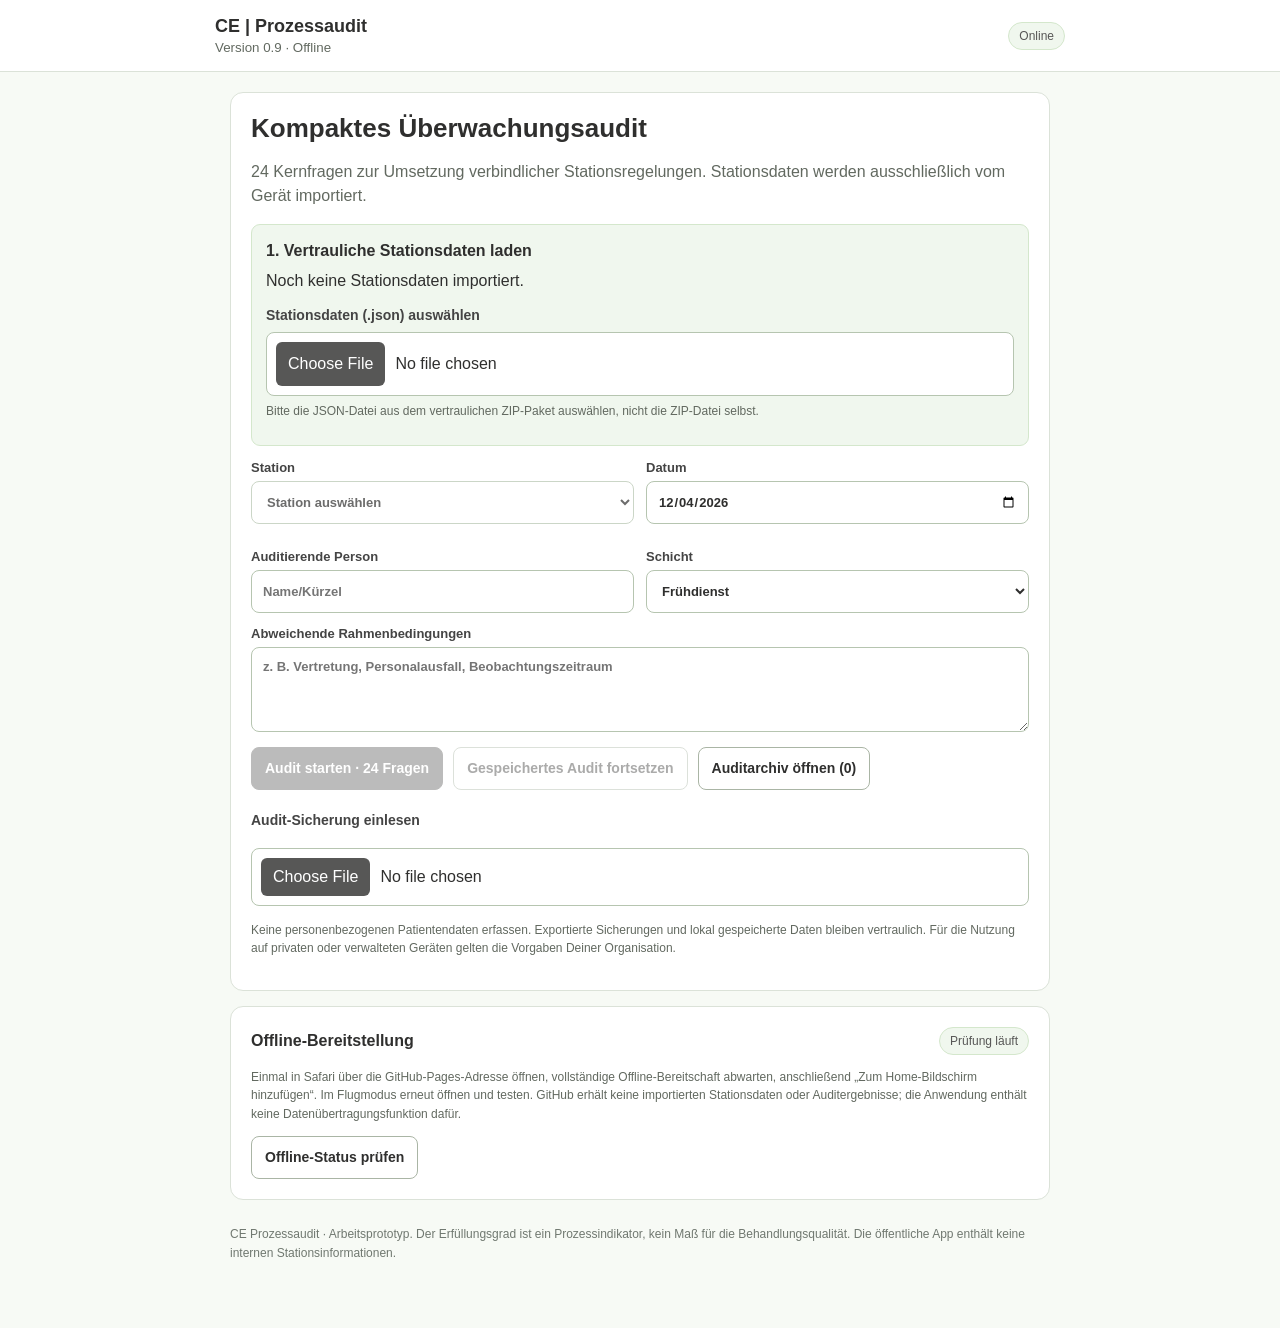
<file: index.html>
<!doctype html><html lang="de"><head><meta charset="utf-8"><meta name="viewport" content="width=device-width,initial-scale=1,viewport-fit=cover"><meta name="theme-color" content="#575756"><meta name="apple-mobile-web-app-capable" content="yes"><meta name="apple-mobile-web-app-title" content="CE Audit"><meta http-equiv="Content-Security-Policy" content="default-src 'self'; script-src 'self' 'unsafe-inline'; style-src 'self' 'unsafe-inline'; img-src 'self' data:; connect-src 'self'; object-src 'none'; base-uri 'self'; form-action 'none'"><link rel="manifest" href="./manifest.webmanifest"><link rel="apple-touch-icon" href="./icon-192.png"><style>:root{font-family:Arial,Helvetica,sans-serif;color:#2f2f2e;background:#f7faf5;--g:#6fb055;--d:#575756;--line:#dbe2d8}*{box-sizing:border-box}body{margin:0}header{display:flex;justify-content:space-between;gap:12px;align-items:center;background:#fff;border-bottom:1px solid var(--line);padding:16px max(16px,calc((100vw - 850px)/2))}header strong{display:block;font-size:18px}header small,.muted,.fine{color:#626960}header small{display:block;margin-top:3px}main{max-width:850px;margin:auto;padding:20px 15px 65px}.card{background:white;border:1px solid var(--line);border-radius:13px;padding:20px;margin-bottom:15px}h1{font-size:26px;margin:0 0 9px}h2{font-size:20px}h3{font-size:17px}.muted{line-height:1.5}.fields{display:grid;grid-template-columns:1fr 1fr;gap:12px}label{display:block;font-size:13px;font-weight:700;color:#444;margin-bottom:13px}input,select,textarea{display:block;width:100%;margin-top:6px;padding:11px;border:1px solid #b6c5b0;border-radius:8px;font:inherit;background:white;min-height:43px;color:#2f2f2e}textarea{min-height:85px;resize:vertical}button{font:inherit;font-size:14px;font-weight:700;cursor:pointer;border:1px solid #aab5a5;background:#fff;border-radius:8px;padding:11px 13px;min-height:43px;color:#2f2f2e}button.primary{background:var(--d);color:white;border-color:var(--d)}button.selected{background:#e2efdd;border:2px solid var(--g)}button:disabled{opacity:.4}.buttons{display:flex;flex-wrap:wrap;gap:10px;margin:15px 0}.split{justify-content:space-between}.notice{padding:14px;background:#f0f7ee;border:1px solid #d4e7cc;border-radius:9px;margin:14px 0;line-height:1.5}.notice p{margin:6px 0 10px}.badge{font-size:12px;color:#575756;background:#f0f7ee;border:1px solid #d4e7cc;border-radius:20px;padding:6px 10px;white-space:nowrap}.headrow{display:flex;justify-content:space-between;align-items:center;gap:10px;margin-bottom:13px}.headrow h2{margin:0 0 5px}nav{display:flex;gap:8px;overflow:auto;padding:10px 0 18px}nav button{white-space:nowrap}nav button.active{background:#e2efdd;border-color:var(--g)}.question{border-top:1px solid var(--line);padding:18px 0}.question h3{margin:4px 0 10px;line-height:1.4}.qid{font-size:12px;color:#686e67}.criterion{border-left:3px solid var(--g);background:#f7faf5;padding:10px;font-size:13px;line-height:1.5;margin-bottom:12px}.options{display:grid;grid-template-columns:repeat(4,1fr);gap:7px;margin-bottom:12px}.options button{font-size:12px;padding:8px 4px;min-height:53px}.progress{background:#e6ebe4;border-radius:9px;height:9px;overflow:hidden}.progress i{display:block;background:var(--g);height:100%;width:0}.metrics{display:grid;grid-template-columns:repeat(4,1fr);gap:10px}.metric{background:#f7faf5;border-radius:10px;padding:12px}.metric b{font-size:23px;display:block}.sectionRow{border-bottom:1px solid var(--line);padding:13px 0}.sectionRow>div{display:flex;justify-content:space-between;gap:10px}.mini{height:7px;background:#e9eee7;margin-top:7px;border-radius:9px;overflow:hidden}.mini i{display:block;height:100%;background:var(--g)}.fine{font-size:12px;line-height:1.55}.hidden{display:none!important}footer{color:#707870;font-size:12px;margin-top:25px;line-height:1.6}@media(max-width:600px){.fields{grid-template-columns:1fr}.options{grid-template-columns:1fr 1fr}.metrics{grid-template-columns:1fr 1fr}.card{padding:16px}h1{font-size:23px}header{padding:12px 15px}}
.archiveItem{border:1px solid var(--line);border-radius:10px;padding:15px;margin:10px 0;background:#fff}.archiveItem .row{display:flex;justify-content:space-between;gap:12px;align-items:start}.archiveItem .row>div{min-width:0}.archiveItem strong{display:block;font-size:16px}.archiveItem small{display:block;color:#686e67;margin-top:5px;line-height:1.4}.archiveItem .buttons{margin:10px 0 0}.archiveItem .buttons button{font-size:12px}.statPill{display:inline-block;border:1px solid #d4e7cc;background:#f0f7ee;border-radius:8px;padding:7px 10px;font-size:13px;white-space:nowrap}.trend{color:#575756;font-size:12px;margin-top:7px}.archiveEmpty{padding:22px;background:#f7faf5;border-radius:10px;color:#575756}#archiveList{margin-bottom:16px}button.danger{color:#7a3131;border-color:#d4b6b6}button:focus-visible,input:focus-visible,select:focus-visible,textarea:focus-visible{outline:3px solid #6fb055;outline-offset:2px}

/* Version 0.7: sichtbare native Dateiauswahl fuer iOS / PWA. */
.file-label{font-size:14px;font-weight:700;margin:12px 0 4px}.native-file{display:block!important;min-height:52px;max-width:100%;padding:9px;color:#2f2f2e;background:#fff}.native-file::file-selector-button{font:inherit;font-size:14px;background:#575756;color:#fff;border:0;border-radius:6px;padding:10px 12px;margin-right:10px;cursor:pointer}.native-file::-webkit-file-upload-button{font:inherit;background:#575756;color:#fff;border:0;border-radius:6px;padding:10px 12px;margin-right:10px}
</style><title>CE | Prozessaudit</title></head><body>
<header><span><strong>CE | Prozessaudit</strong><small>Version 0.9 · Offline</small></span><span id="online" class="badge">Status wird geprüft</span></header>
<main><section class="card" id="home"><h1>Kompaktes Überwachungsaudit</h1><p class="muted">24 Kernfragen zur Umsetzung verbindlicher Stationsregelungen. Stationsdaten werden ausschließlich vom Gerät importiert.</p>
<div class="notice"><b>1. Vertrauliche Stationsdaten laden</b><p id="datasetStatus">Noch keine Stationsdaten importiert.</p><label class="file-label" for="stationsFile">Stationsdaten (.json) auswählen</label><input class="native-file" type="file" id="stationsFile" accept=".json,application/json" aria-label="Vertrauliche Stationsdaten als JSON-Datei auswählen"><p class="fine" id="stationsImportHint">Bitte die JSON-Datei aus dem vertraulichen ZIP-Paket auswählen, nicht die ZIP-Datei selbst.</p></div>
<div class="fields"><label>Station<select id="station"><option value="">Bitte zuerst Stationsdaten importieren</option></select></label><label>Datum<input type="date" id="date"></label><label>Auditierende Person<input id="auditor" autocomplete="off" placeholder="Name/Kürzel"></label><label>Schicht<select id="shift"><option>Frühdienst</option><option>Spätdienst</option><option>Nachtdienst</option><option>Sonstige</option></select></label></div>
<div id="stationFacts" class="notice hidden"></div><label>Abweichende Rahmenbedingungen<textarea id="special" placeholder="z. B. Vertretung, Personalausfall, Beobachtungszeitraum"></textarea></label><div class="buttons"><button class="primary" id="start">Audit starten · 24 Fragen</button><button id="resume">Gespeichertes Audit fortsetzen</button><button id="openArchive">Auditarchiv öffnen <span id="archiveCount"></span></button><label class="file-label" for="auditFile">Audit-Sicherung einlesen</label><input class="native-file" type="file" id="auditFile" accept=".json,application/json" aria-label="Audit-Sicherung als JSON-Datei auswählen"></div><p class="fine">Keine personenbezogenen Patientendaten erfassen. Exportierte Sicherungen und lokal gespeicherte Daten bleiben vertraulich. Für die Nutzung auf privaten oder verwalteten Geräten gelten die Vorgaben Deiner Organisation.</p></section>
<section class="card hidden" id="archive"><div class="headrow"><div><h2>Auditarchiv</h2><p class="muted">Audits bleiben getrennt auf diesem Gerät gespeichert. Einträge lassen sich wieder öffnen.</p></div><button id="archiveBack">Zur Startseite</button></div>
<div class="fields"><label>Station filtern<select id="archiveFilter"><option value="">Alle Stationen</option></select></label><label>Sortierung<select id="archiveSort"><option value="newest">Neueste zuerst</option><option value="oldest">Älteste zuerst</option></select></label></div>
<div id="archiveList" class="archiveList"></div>
<div class="buttons"><button class="primary" id="exportAllCsv">Alle Audits: CSV für Excel</button><button id="exportAllJson">Komplettes Archiv sichern (JSON)</button><label class="file-label" for="archiveFile">Archiv-Sicherung importieren</label><input class="native-file" type="file" id="archiveFile" accept=".json,application/json" aria-label="Archiv-Sicherung als JSON-Datei auswählen"></div>
<p class="fine">Lokale Daten sind geräte- und browsergebunden. Ein Browserwechsel, Löschen von Websitedaten oder iOS-Speicherbereinigung kann sie entfernen. Archiv regelmäßig als JSON sichern.</p></section>
<section class="card hidden" id="audit"><div class="headrow"><div><h2 id="auditTitle">Audit</h2><small id="meta"></small></div><button id="back">Zur Startseite</button></div><div class="headrow"><span id="count"></span><span id="saveStatus" class="muted"></span></div><div class="progress"><i id="progress"></i></div><div class="notice" id="auditFacts"></div><nav id="tabs" aria-label="Prüfbereiche"></nav><h2 id="sectionTitle"></h2><div id="questions"></div><div class="buttons split"><button id="prev">← Zurück</button><button class="primary" id="next">Weiter →</button></div></section>
<section class="card hidden" id="results"><h2>Ergebnisübersicht</h2><p class="muted">Nicht beurteilbare und unbeantwortete Fragen gehen nicht in den Erfüllungsgrad ein.</p><div class="metrics" id="metrics"></div><p id="resultStatus" class="fine"></p><div id="sections"></div><h3>Abweichungen</h3><div id="issues"></div><label>Gesamtbeobachtung und Maßnahmen<textarea id="overall"></textarea></label><div class="buttons"><button class="primary" id="exportAudit">Audit sichern (JSON)</button><button id="exportCsv">CSV für Excel</button><button id="backAudit">Fragen bearbeiten</button><button id="finishAudit">Audit abschließen</button><button id="resultsArchive">Auditarchiv</button><button id="newAudit">Neues Audit</button></div><p class="fine">Nach jedem Audit eine JSON-Sicherung exportieren. Die Offline-Speicherung kann unter iOS durch Geräteeinstellungen oder Speicherbereinigung verloren gehen.</p></section>
<section class="card"><div class="headrow"><b>Offline-Bereitstellung</b><span class="badge" id="offline">Prüfung läuft</span></div><p class="fine">Einmal in Safari über die GitHub-Pages-Adresse öffnen, vollständige Offline-Bereitschaft abwarten, anschließend „Zum Home-Bildschirm hinzufügen“. Im Flugmodus erneut öffnen und testen. GitHub erhält keine importierten Stationsdaten oder Auditergebnisse; die Anwendung enthält keine Datenübertragungsfunktion dafür.</p><button id="checkOffline">Offline-Status prüfen</button></section><footer>CE Prozessaudit · Arbeitsprototyp. Der Erfüllungsgrad ist ein Prozessindikator, kein Maß für die Behandlungsqualität. Die öffentliche App enthält keine internen Stationsinformationen.</footer></main><script>"use strict";
document.getElementById("online").textContent="Programm gestartet";
const $=id=>document.getElementById(id);
const EMBEDDED_QUESTIONS={"groups":[{"name":"Tagessteuerung","items":[{"id":"1.1","question":"Sind Stationskonzept und Tagesstrukturplan bekannt und für das Team verfügbar?","criteriaKey":"source"},{"id":"1.2","question":"Sind die ärztlichen und pflegerischen Zuständigkeiten für den Tag geklärt?","criteriaKey":"specific"},{"id":"1.3","question":"Werden die verbindlichen Tagesstruktur-Zeitfenster eingehalten?","criteriaKey":"meeting"},{"id":"1.4","question":"Sind Vertretungen und Prioritäten bei Personalausfällen abgestimmt?","criteriaKey":"specific"}]},{"name":"Berufsübergreifende Abstimmung","items":[{"id":"2.1","question":"Findet das vorgesehene morgendliche Abstimmungsformat statt?","criteriaKey":"meeting"},{"id":"2.2","question":"Sind die erforderlichen Berufsgruppen im Abstimmungsformat beteiligt?","criteriaKey":"meeting"},{"id":"2.3","question":"Werden Patientenlage, Entlassungen und Tagesprioritäten abgestimmt?","criteriaKey":"meeting"},{"id":"2.4","question":"Werden offene Aufgaben vor Dienstende oder nach der Visite übergeben?","criteriaKey":"meeting"}]},{"name":"Visitenorganisation","items":[{"id":"3.1","question":"Beginnt die beobachtete Visite zum vorgesehenen Zeitpunkt?","criteriaKey":"visite"},{"id":"3.2","question":"Nehmen die vorgesehenen Berufsgruppen an der Visite bzw. Übergabe teil?","criteriaKey":"specific"},{"id":"3.3","question":"Sind Befunde, Pflegeinformationen und offene Fragen vor der Visite vorbereitet?","criteriaKey":"specific"},{"id":"3.4","question":"Verläuft die Visite strukturiert und zielgerichtet?","criteriaKey":"specific"},{"id":"3.5","question":"Werden vermeidbare Unterbrechungen der Visite vermieden?","criteriaKey":"specific"},{"id":"3.6","question":"Werden Visitenentscheidungen und Anordnungen dokumentiert?","criteriaKey":"specific"},{"id":"3.7","question":"Werden ärztliche Anordnungen im vereinbarten Zeitfenster ausgearbeitet?","criteriaKey":"specific"},{"id":"3.8","question":"Findet die vereinbarte oberärztliche Supervision statt?","criteriaKey":"specific"}]},{"name":"Aufnahme & Entlassung","items":[{"id":"4.1","question":"Sind geplante Aufnahmen, Entlassungen bzw. Verlegungen bekannt?","criteriaKey":"meeting"},{"id":"4.2","question":"Wird die lokale Entlassungs- bzw. Verlegungsregel eingehalten?","criteriaKey":"discharge"},{"id":"4.3","question":"Sind Zuständigkeiten für Aufnahme und Entlassung geklärt?","criteriaKey":"discharge"}]},{"name":"Übergaben & Organisation","items":[{"id":"5.1","question":"Erfolgen pflegerische und ärztliche Übergaben in der vereinbarten Form?","criteriaKey":"meeting"},{"id":"5.2","question":"Ist die Erreichbarkeit während Visiten und Besprechungen sichergestellt?","criteriaKey":"specific"},{"id":"5.3","question":"Werden unerledigte Aufgaben nachvollziehbar weitergegeben?","criteriaKey":"meeting"}]},{"name":"Verbindlichkeit","items":[{"id":"6.1","question":"Überprüfen Stations- und ärztliche Führung die Einhaltung der Regelungen?","criteriaKey":"source"},{"id":"6.2","question":"Werden wiederkehrende Abweichungen aufgenommen und Maßnahmen vereinbart?","criteriaKey":"source"}]}]};
let db,groups=[],stations={},current=0,archive=[],activeId=null,model=null,saveTimer;
const safe=x=>String(x??'').replace(/[&<>"']/g,c=>({'&':'&amp;','<':'&lt;','>':'&gt;','"':'&quot;',"'":'&#39;'}[c]));
const today=()=>new Date().toLocaleDateString('sv-SE');
const makeId=()=> (typeof crypto!=='undefined'&&crypto.randomUUID)?crypto.randomUUID():'ce-'+Date.now()+'-'+Math.random().toString(36).slice(2);
function emptyAudit(){return{id:makeId(),meta:{},answers:{},overall:'',status:'draft',createdAt:new Date().toISOString(),updatedAt:new Date().toISOString()}}
model=emptyAudit();
function openDB(){return new Promise((resolve,reject)=>{let r=indexedDB.open('ce-audit-local-v04',1);r.onupgradeneeded=()=>{let d=r.result;if(!d.objectStoreNames.contains('local'))d.createObjectStore('local')};r.onsuccess=()=>resolve(r.result);r.onerror=()=>reject(r.error)})}
function readDB(key){return new Promise((resolve,reject)=>{let r=db.transaction('local','readonly').objectStore('local').get(key);r.onsuccess=()=>resolve(r.result);r.onerror=()=>reject(r.error)})}
function writeDB(key,val){return new Promise((resolve,reject)=>{let tx=db.transaction('local','readwrite');tx.objectStore('local').put(val,key);tx.oncomplete=resolve;tx.onerror=()=>reject(tx.error);tx.onabort=()=>reject(tx.error)})}
const allQ=()=>groups.flatMap(g=>g.items);
function view(name){['home','archive','audit','results'].forEach(id=>$(id).classList.toggle('hidden',id!==name));window.scrollTo(0,0)}
function facts(name){let d=stations[name];if(!d)return '';return `<b>Visiten:</b> ${safe(d.visite)}<br><b>Besprechungen:</b> ${safe(d.meeting)}<br><b>Entlassung:</b> ${safe(d.discharge)}<br><b>Weitere Regel:</b> ${safe(d.specific)}<br><small><b>Quelle:</b> ${safe(d.source)}</small>`}
function updateStations(){let names=Object.keys(stations).sort((a,b)=>a.localeCompare(b,'de',{numeric:true}));$('station').innerHTML='<option value="">Station auswählen</option>'+names.map(n=>`<option value="${safe(n)}">${safe(n)}</option>`).join('');$('archiveFilter').innerHTML='<option value="">Alle Stationen</option>'+names.map(n=>`<option value="${safe(n)}">${safe(n)}</option>`).join('');$('datasetStatus').textContent=names.length?`${names.length} Stationsbereiche lokal geladen. Keine Übertragung an GitHub.`:'Noch keine Stationsdaten importiert.';$('station').disabled=!names.length;$('start').disabled=!names.length;updateFacts()}
function updateFacts(){$('stationFacts').innerHTML=facts($('station').value);$('stationFacts').classList.toggle('hidden',!$('station').value)}
function validateStations(o){if(!o||o.format!=='ce-stationsdaten'||o.version!==1||!o.stations||typeof o.stations!=='object'||Array.isArray(o.stations))throw Error('Kein gültiges Stationsdaten-Format');let names=Object.keys(o.stations);if(!names.length||names.length>100)throw Error('Ungültige Stationsliste');for(let n of names){let d=o.stations[n];if(!d||!['source','visite','meeting','discharge','specific'].every(k=>typeof d[k]==='string'))throw Error('Unvollständige Stationsregelung: '+n)}return o.stations}
function metaFromForm(){return{station:$('station').value,date:$('date').value,auditor:$('auditor').value.trim(),shift:$('shift').value,special:$('special').value}}
function writeForm(m){$('station').value=m.station||'';$('date').value=m.date||today();$('auditor').value=m.auditor||'';$('shift').value=m.shift||'Frühdienst';$('special').value=m.special||'';updateFacts()}
function archiveCount(){$('archiveCount').textContent=`(${archive.length})`}
function normalAudit(a){if(!a||!a.meta||typeof a.meta!=='object'||!a.answers||typeof a.answers!=='object'||Array.isArray(a.answers))throw Error('Ungültige Audit-Sicherung');let m=a.meta;return{id:typeof a.id==='string'&&a.id.length<150?a.id:makeId(),meta:{station:String(m.station||''),date:String(m.date||''),auditor:String(m.auditor||''),shift:String(m.shift||''),special:String(m.special||'')},answers:a.answers,overall:String(a.overall||''),status:a.status==='completed'?'completed':'draft',createdAt:a.createdAt||new Date().toISOString(),updatedAt:a.updatedAt||new Date().toISOString()}}
function hasContent(a){return !!(a.meta.station||Object.keys(a.answers||{}).length||a.overall)}
function putCurrentInArchive(){if(!hasContent(model))return;model.updatedAt=new Date().toISOString();let i=archive.findIndex(a=>a.id===model.id);if(i>=0)archive[i]=structuredCloneModel(model);else archive.push(structuredCloneModel(model));archiveCount()}
function structuredCloneModel(a){return JSON.parse(JSON.stringify(a))}
async function persist(){if(!db||!activeId)return;putCurrentInArchive();try{await writeDB('archive',archive);await writeDB('activeId',activeId);if($('saveStatus'))$('saveStatus').textContent='Lokal gespeichert'}catch(e){if($('saveStatus'))$('saveStatus').textContent='Speichern fehlgeschlagen · JSON exportieren';console.error(e)}}
function scheduleSave(){clearTimeout(saveTimer);if($('saveStatus'))$('saveStatus').textContent='Speichert …';saveTimer=setTimeout(persist,250)}
async function flush(){clearTimeout(saveTimer);await persist()}
function criterion(q,station){let d=stations[station]||{},key=q.criteriaKey;if(key==='source')return 'Gültigkeit des Stationskonzepts und Tagesstrukturplans vor Ort prüfen. Quelle: '+(d.source||'');if(q.id==='3.2'||q.id==='3.8')return d.specific||'';return d[key]||'Prüfmaßstab gemäß Stationskonzept vor Ort bestätigen.'}
async function begin(){let m=metaFromForm();if(!m.station)return alert('Bitte Stationsdaten importieren und eine Station wählen.');if(hasContent(model)&&model.meta.station&&model.meta.station!==m.station){if(!confirm('Du wechselst die Station. Das bisherige Audit bleibt im Archiv. Ein neues Audit beginnen?'))return;await flush();model=emptyAudit()}else if(model.status==='completed'){await flush();model=emptyAudit()}model.meta=m;activeId=model.id;await flush();current=0;view('audit');render()}
function render(){let q=allQ(),done=q.filter(x=>model.answers[x.id]?.value).length,g=groups[current];$('auditTitle').textContent='Audit '+model.meta.station;$('meta').textContent=[model.meta.date,model.meta.auditor,model.meta.shift].filter(Boolean).join(' · ');$('count').textContent=done+' von '+q.length+' Fragen bewertet';$('progress').style.width=(q.length?100*done/q.length:0)+'%';$('auditFacts').innerHTML=facts(model.meta.station);$('tabs').innerHTML=groups.map((x,i)=>`<button type="button" data-tab="${i}" class="${i===current?'active':''}">${i+1}. ${safe(x.name)}</button>`).join('');$('sectionTitle').textContent=`${current+1} | ${g.name}`;
$('questions').innerHTML=g.items.map(x=>{let a=model.answers[x.id]||{};return `<article class="question"><div class="qid">Prüffrage ${safe(x.id)}</div><h3>${safe(x.question)}</h3><div class="criterion"><b>Soll-Regelung:</b> ${safe(criterion(x,model.meta.station))}</div><div class="options">${[['E','Erfüllt'],['T','Teilweise'],['N','Nicht erfüllt'],['NB','Nicht beurteilbar']].map(([v,l])=>`<button type="button" data-id="${safe(x.id)}" data-value="${v}" class="${a.value===v?'selected':''}" aria-pressed="${a.value===v}">${l}</button>`).join('')}</div><label>Beobachtung / Ursache<textarea data-note="${safe(x.id)}" placeholder="Beobachtung dokumentieren; keine Patientendaten">${safe(a.note||'')}</textarea></label></article>`}).join('');$('prev').disabled=current===0;$('next').textContent=current===groups.length-1?'Auswertung anzeigen →':'Nächster Bereich →';
$('tabs').querySelectorAll('[data-tab]').forEach(b=>b.onclick=()=>{current=Number(b.dataset.tab);render()});$('questions').querySelectorAll('[data-value]').forEach(b=>b.onclick=()=>{model.answers[b.dataset.id]??={};model.answers[b.dataset.id].value=b.dataset.value;model.status='draft';scheduleSave();render()});$('questions').querySelectorAll('[data-note]').forEach(t=>t.oninput=()=>{model.answers[t.dataset.note]??={};model.answers[t.dataset.note].note=t.value;model.status='draft';scheduleSave()})}
function stats(items,a){let e=0,t=0,n=0,nb=0,open=0;items.forEach(q=>{let v=a.answers?.[q.id]?.value;if(v==='E')e++;else if(v==='T')t++;else if(v==='N')n++;else if(v==='NB')nb++;else open++});let den=e+t+n;return{den,nb,open,score:den?Math.round((2*e+t)/(2*den)*100):null}}
function showResults(){view('results');let s=stats(allQ(),model);$('metrics').innerHTML=[['Erfüllungsgrad',s.score===null?'–':s.score+' %'],['Bewertbar',s.den],['Nicht beurteilbar',s.nb],['Offen',s.open]].map(([k,v])=>`<div class="metric"><b>${v}</b><small>${k}</small></div>`).join('');$('sections').innerHTML=groups.map(g=>{let x=stats(g.items,model);return `<div class="sectionRow"><div><b>${safe(g.name)}</b><span>${x.score===null?'–':x.score+' %'}</span></div><div class="mini"><i style="width:${x.score??0}%"></i></div></div>`}).join('');let issues=allQ().filter(q=>['T','N'].includes(model.answers[q.id]?.value));$('issues').innerHTML=issues.length?issues.map(q=>`<div class="sectionRow"><b>${safe(q.id)} · ${safe(q.question)}</b><p>${safe(model.answers[q.id].note||'Keine Beobachtung dokumentiert')}</p></div>`).join(''):'<p class="muted">Keine Abweichungen dokumentiert.</p>';$('overall').value=model.overall||'';$('resultStatus').textContent=model.status==='completed'?'Status: Abgeschlossen. Änderungen setzen den Status auf „In Bearbeitung“.':'Status: In Bearbeitung. Bei Abschluss bitte „Audit abschließen“ wählen.';$('finishAudit').textContent=model.status==='completed'?'Bereits abgeschlossen':'Audit abschließen';$('finishAudit').disabled=model.status==='completed';scheduleSave()}
function download(name,data,mime){let u=URL.createObjectURL(new Blob([data],{type:mime})),a=document.createElement('a');a.href=u;a.download=name;document.body.appendChild(a);a.click();a.remove();setTimeout(()=>URL.revokeObjectURL(u),30000)}
function filename(a){return 'CE_Audit_'+(a.meta.station||'Station').replace(/[^a-zA-Z0-9_-]/g,'_')+'_'+(a.meta.date||'ohne_Datum')+'_'+a.id.slice(-6).replace(/[^a-zA-Z0-9]/g,'')}
function csv(s){let value=String(s??'');if(/^[\s]*[=+@-]/.test(value))value="'"+value;return '"'+value.replace(/"/g,'""')+'"'}
const columns=['Audit-ID','Status','Station','Datum','Auditierende','Schicht','Prüfbereich','Frage-ID','Prüffrage','Soll-Regelung','Bewertung','Beobachtung','Quelle','Gesamtbeobachtung','Erfüllungsgrad (%)','Bewertbar','Nicht beurteilbar','Offen'];
function exportCsvFor(audits,name){let rows=[columns.map(csv).join(';')];for(let a of audits){let s=stats(allQ(),a);for(let g of groups)for(let q of g.items)rows.push([a.id,a.status==='completed'?'Abgeschlossen':'In Bearbeitung',a.meta.station,a.meta.date,a.meta.auditor,a.meta.shift,g.name,q.id,q.question,criterion(q,a.meta.station),a.answers[q.id]?.value||'',a.answers[q.id]?.note||'',stations[a.meta.station]?.source||'',a.overall,s.score??'',s.den,s.nb,s.open].map(csv).join(';'))}download(name,'\ufeff'+rows.join('\r\n'),'text/csv;charset=utf-8')}
async function readFile(input,max=20e6){const f=input.files&&input.files[0];if(!f)return null;try{if(f.size>max)throw Error('Datei zu groß');if(!/\.json$/i.test(f.name))throw Error('Bitte eine entpackte .json-Datei auswählen (keine ZIP-Datei).');let s=typeof f.text==='function'?await f.text():await new Promise((res,rej)=>{let r=new FileReader();r.onload=()=>res(r.result);r.onerror=()=>rej(Error('Datei konnte nicht gelesen werden'));r.readAsText(f)});return JSON.parse(s)}catch(err){if(err instanceof SyntaxError)throw Error('Die gewählte Datei enthält kein gültiges JSON. Bitte die Stationsdaten-Datei aus dem ZIP entpacken.');throw err}finally{input.value=''}}
function getSortedArchive(){let list=archive.slice(),f=$('archiveFilter').value;if(f)list=list.filter(a=>a.meta.station===f);list.sort((a,b)=>{let aa=(a.meta.date||a.createdAt||'').toString(),bb=(b.meta.date||b.createdAt||'').toString();return $('archiveSort').value==='oldest'?aa.localeCompare(bb):bb.localeCompare(aa)});return list}
function trendFor(a){let same=archive.filter(x=>x.meta.station===a.meta.station&&x.id!==a.id&&x.meta.date&&x.meta.date<a.meta.date).sort((x,y)=>y.meta.date.localeCompare(x.meta.date));let cur=stats(allQ(),a).score,prev=same.length?stats(allQ(),same[0]).score:null;return cur!==null&&prev!==null?`Veränderung gegenüber ${safe(same[0].meta.date)}: ${cur-prev>0?'+':''}${cur-prev} Prozentpunkte`:''}
function renderArchive(){view('archive');let list=getSortedArchive();$('archiveList').innerHTML=list.length?list.map(a=>{let s=stats(allQ(),a);return `<article class="archiveItem"><div class="row"><div><strong>${safe(a.meta.station||'Ohne Station')} · ${safe(a.meta.date||'Ohne Datum')}</strong><small>${safe(a.meta.auditor||'Ohne Namensangabe')} · ${safe(a.status==='completed'?'Abgeschlossen':'In Bearbeitung')} · ${s.den+s.nb}/${allQ().length} bewertet</small></div><span class="statPill">${s.score===null?'–':s.score+' %'}</span></div><div class="trend">${trendFor(a)}</div><div class="buttons"><button data-open="${safe(a.id)}">Öffnen</button><button data-json="${safe(a.id)}">JSON sichern</button><button data-csv="${safe(a.id)}">CSV</button><button data-delete="${safe(a.id)}" class="danger">Löschen</button></div></article>`}).join(''):'<div class="archiveEmpty">Noch keine Audits im Archiv.</div>';
$('archiveList').querySelectorAll('[data-open]').forEach(b=>b.onclick=async()=>{await flush();let a=archive.find(a=>a.id===b.dataset.open);if(!a)return;model=structuredCloneModel(a);activeId=model.id;await writeDB('activeId',activeId);writeForm(model.meta);current=0;view('audit');render()});
$('archiveList').querySelectorAll('[data-json]').forEach(b=>b.onclick=()=>{let a=archive.find(a=>a.id===b.dataset.json);if(a)download(filename(a)+'.json',JSON.stringify({format:'ce-audit',version:5,...a},null,2),'application/json')});
$('archiveList').querySelectorAll('[data-csv]').forEach(b=>b.onclick=()=>{let a=archive.find(a=>a.id===b.dataset.csv);if(a)exportCsvFor([a],filename(a)+'.csv')});
$('archiveList').querySelectorAll('[data-delete]').forEach(b=>b.onclick=async()=>{let a=archive.find(a=>a.id===b.dataset.delete);if(!a||!confirm(`Audit ${a.meta.station} vom ${a.meta.date} wirklich löschen? Bitte zuvor eine Sicherung exportieren.`))return;archive=archive.filter(x=>x.id!==a.id);if(activeId===a.id){model=emptyAudit();activeId=null;await writeDB('activeId',null);writeForm({date:today()})}await writeDB('archive',archive);archiveCount();renderArchive()})}
async function offlineStatus(){let el=$('offline');try{if(!('serviceWorker'in navigator))return el.textContent='Nicht unterstützt';await navigator.serviceWorker.register('./sw.js',{scope:'./',updateViaCache:'none'});await navigator.serviceWorker.ready;let c=await caches.open('ce-audit-public-v09'),paths=['./index.html','./manifest.webmanifest'];let checks=await Promise.all(paths.map(p=>c.match(new URL(p,location.href).toString())));el.textContent=checks.every(Boolean)?'Offline bereit · v0.9 vollständig':'Wird vorbereitet · Online erneut öffnen'}catch(e){el.textContent='Offline nicht bereit'}}
async function init(){try{db=await openDB();groups=EMBEDDED_QUESTIONS.groups;if(allQ().length!==24)throw Error('Unerwartete Fragenzahl');stations=(await readDB('stations'))||{};let raw=await readDB('archive');archive=Array.isArray(raw)?raw.filter(a=>a?.meta&&a?.answers).map(normalAudit):[];
// Migration: v0.4 hatte genau ein aktives Audit unter dem Schluessel "audit".
let previous=await readDB('audit');if(previous?.meta&&previous?.answers&&hasContent(previous)){let migrated=normalAudit(previous);if(!archive.some(a=>a.id===migrated.id)){archive.push(migrated);await writeDB('archive',archive)}if(!(await readDB('activeId')))await writeDB('activeId',migrated.id);await writeDB('audit',null)}
activeId=await readDB('activeId');let existing=archive.find(a=>a.id===activeId);model=existing?structuredCloneModel(existing):emptyAudit();if(!existing)activeId=null;updateStations();archiveCount();writeForm(model.meta);$('resume').disabled=!existing||!stations[model.meta.station];}catch(e){$('datasetStatus').textContent='Initialisierung fehlgeschlagen: '+e.message;$('online').textContent='Speicherfehler';console.error(e)}}
$('online').textContent='App aktiv · '+(navigator.onLine?'Online':'Offline');$('date').value=today();$('station').onchange=updateFacts;$('stationsFile').onchange=async e=>{const hint=$('stationsImportHint');hint.textContent='Datei wird gelesen …';try{let o=await readFile(e.target,2e6);if(!o)return;const imported=validateStations(o);if(!db)throw Error('Lokaler Speicher nicht verfügbar. App erneut öffnen.');await writeDB('stations',imported);stations=imported;updateStations();writeForm(model.meta);$('resume').disabled=!(activeId&&stations[model.meta.station]);$('stationsImportHint').textContent=Object.keys(stations).length+' Stationsbereiche erfolgreich auf diesem Gerät geladen.';e.target.value='';alert(Object.keys(stations).length+' Stationsbereiche erfolgreich lokal importiert.')}catch(err){$('stationsImportHint').textContent='Import fehlgeschlagen: '+err.message;e.target.value='';alert('Stationsimport fehlgeschlagen: '+err.message)}};
$('start').onclick=begin;$('resume').onclick=()=>{if(!stations[model.meta.station])return alert('Bitte passende Stationsdaten importieren.');current=0;view('audit');render()};$('back').onclick=async()=>{await flush();writeForm(model.meta);view('home')};$('prev').onclick=()=>{current=Math.max(0,current-1);render()};$('next').onclick=()=>{if(current<groups.length-1){current++;render();scrollTo(0,0)}else showResults()};$('backAudit').onclick=()=>{view('audit');render()};$('overall').oninput=e=>{model.overall=e.target.value;model.status='draft';scheduleSave()};
$('finishAudit').onclick=async()=>{let s=stats(allQ(),model);if(s.open&&!confirm(`${s.open} Fragen sind noch unbeantwortet. Audit trotzdem abschließen?`))return;model.status='completed';await flush();showResults()};
$('exportAudit').onclick=async()=>{await flush();download(filename(model)+'.json',JSON.stringify({format:'ce-audit',version:5,...model},null,2),'application/json')};$('exportCsv').onclick=async()=>{await flush();exportCsvFor([model],filename(model)+'.csv')};
$('newAudit').onclick=async()=>{await flush();model=emptyAudit();activeId=null;await writeDB('activeId',null);writeForm({date:today()});$('resume').disabled=true;view('home')};
$('openArchive').onclick=async()=>{await flush();renderArchive()};$('resultsArchive').onclick=async()=>{await flush();renderArchive()};$('archiveBack').onclick=()=>{writeForm(model.meta);view('home')};$('archiveFilter').onchange=renderArchive;$('archiveSort').onchange=renderArchive;
$('exportAllCsv').onclick=async()=>{await flush();if(!archive.length)return alert('Keine Audits gespeichert.');exportCsvFor(archive,'CE_Prozessaudit_Alle_Audits_'+today()+'.csv')};
$('exportAllJson').onclick=async()=>{await flush();download('CE_Prozessaudit_Archiv_'+today()+'.json',JSON.stringify({format:'ce-audit-archive',version:5,exportedAt:new Date().toISOString(),audits:archive},null,2),'application/json')};
$('archiveFile').onchange=async e=>{try{let o=await readFile(e.target);if(!o)return;if(o.format!=='ce-audit-archive'||o.version!==5||!Array.isArray(o.audits)||o.audits.length>10000)throw Error('Ungültiges Archivformat');let items=o.audits.map(normalAudit);let count=0;for(let a of items){if(!archive.some(x=>x.id===a.id)){archive.push(a);count++}}await writeDB('archive',archive);archiveCount();renderArchive();alert(count+' Audits übernommen, '+(items.length-count)+' Dubletten übersprungen.')}catch(err){alert('Archivimport fehlgeschlagen: '+err.message)}};
$('auditFile').onchange=async e=>{try{let o=await readFile(e.target,2e6);if(!o)return;if(o.format!=='ce-audit'||![4,5].includes(o.version))throw Error('Keine gültige Audit-Sicherung (v0.4 / v0.5)');let a=normalAudit(o);if(!stations[a.meta.station])throw Error('Stationsdaten fehlen. Zuerst Stationsdaten importieren.');await flush();if(archive.some(x=>x.id===a.id)){if(!confirm('Dieses Audit existiert bereits. Eine Kopie importieren?'))return;a.id=makeId()}archive.push(structuredCloneModel(a));model=a;activeId=a.id;await flush();writeForm(model.meta);current=0;view('audit');render()}catch(err){alert('Auditimport fehlgeschlagen: '+err.message)}};
$('checkOffline').onclick=offlineStatus;window.addEventListener('online',()=>{$('online').textContent='Online'});window.addEventListener('offline',()=>{$('online').textContent='Offline'});$('online').textContent=navigator.onLine?'Online':'Offline';init().then(offlineStatus).catch(err=>{$('datasetStatus').textContent='Startfehler: '+err.message;$('offline').textContent='Startfehler';console.error(err)});
</script></body></html>
</file>
